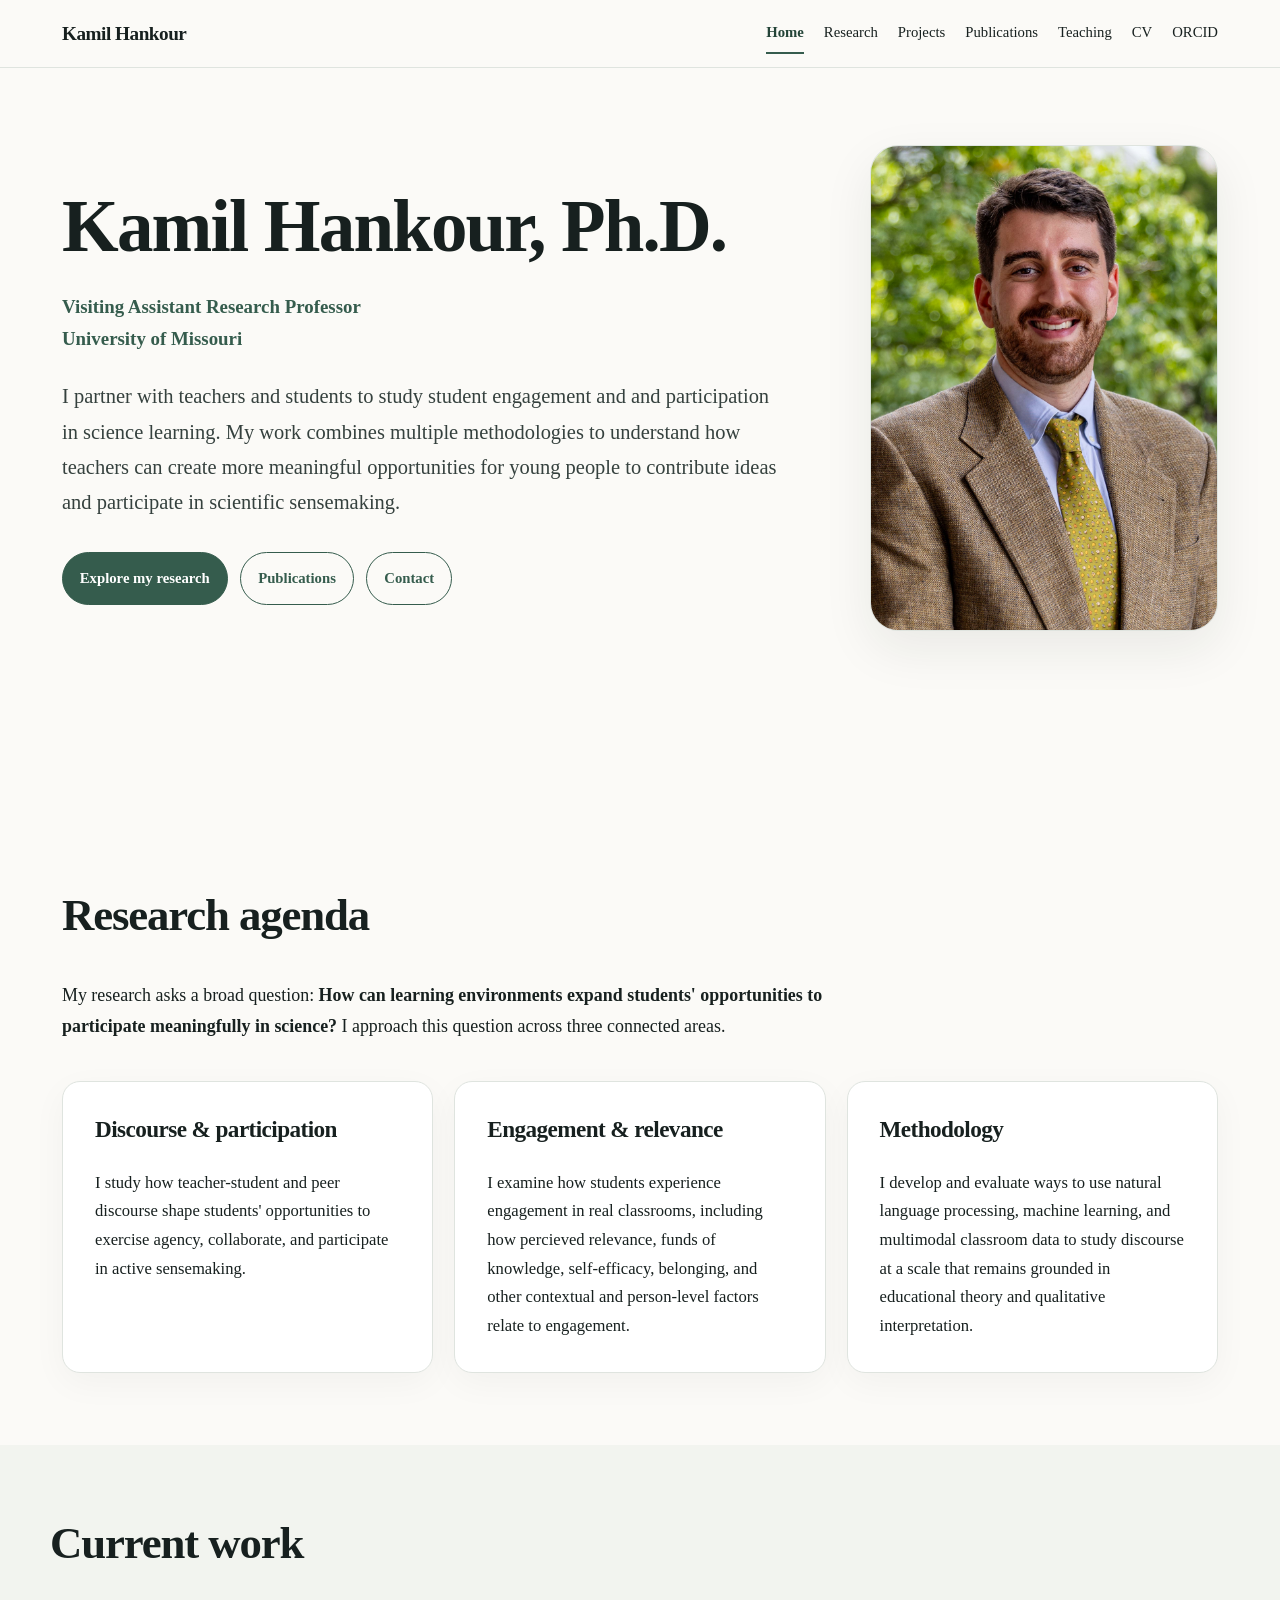
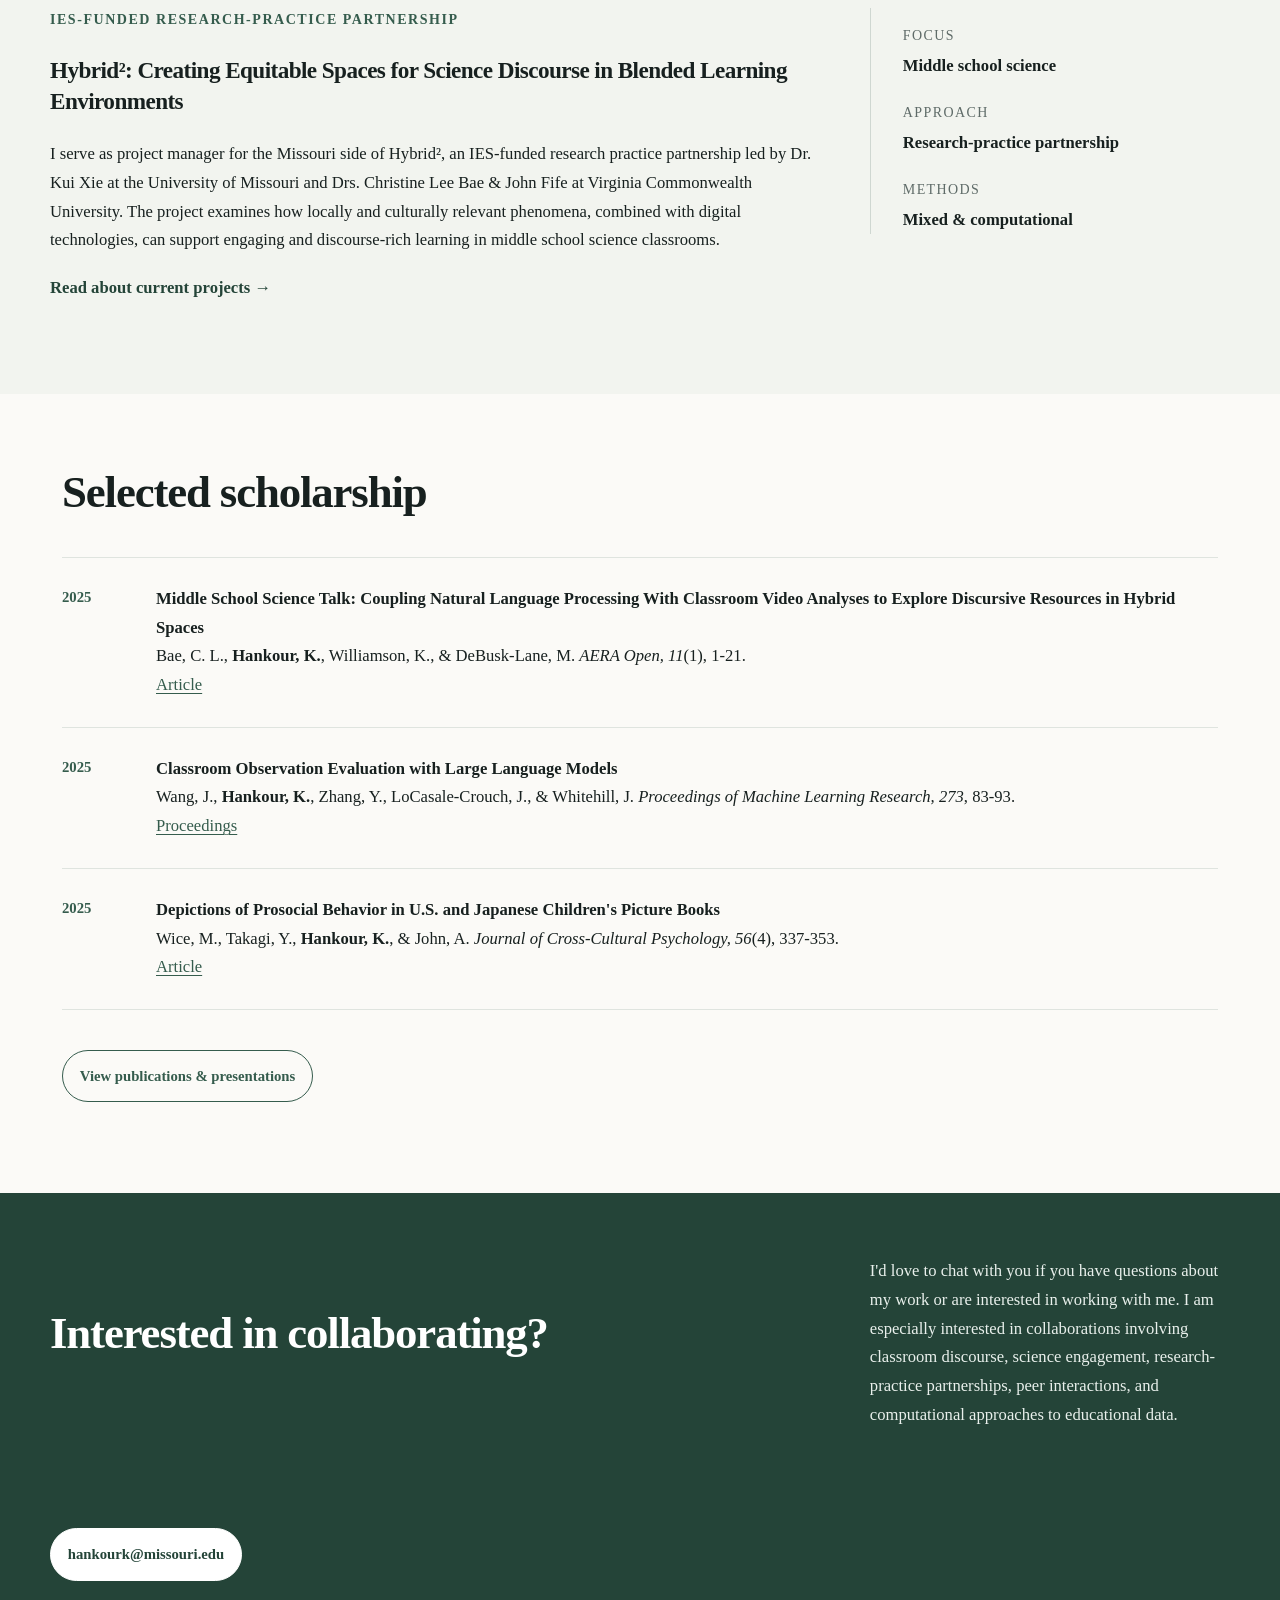
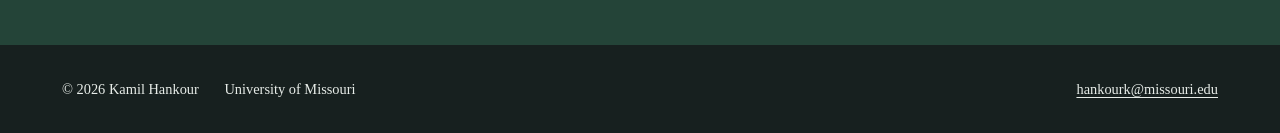
<file: index.html>
<!doctype html>
<html lang="en">
<head>
  <meta charset="utf-8">
  <meta name="viewport" content="width=device-width, initial-scale=1">
  <title>Kamil Hankour | Educational Psychology</title>
  <meta name="description" content="Kamil Hankour, educational psychologist studying classroom discourse, student engagement, science learning, and computational methods.">
  <meta name="author" content="Kamil Hankour">
  <meta name="theme-color" content="#355c4d">
  <link rel="icon" href="assets/favicon.svg" type="image/svg+xml">
  <link rel="stylesheet" href="styles.css">
  <script src="site.js" defer></script>
</head>
<body>
  <a class="skip-link" href="#main-content">Skip to content</a>
  <nav class="site-nav" aria-label="Main navigation">
  <div class="nav-inner">
    <a class="brand" href="index.html">Kamil Hankour</a>
    <button class="menu-toggle" type="button" aria-expanded="false" aria-controls="nav-links">Menu</button>
    <div class="nav-links" id="nav-links"><a href="index.html" aria-current="page">Home</a><a href="research.html">Research</a><a href="projects.html">Projects</a><a href="publications.html">Publications</a><a href="teaching.html">Teaching</a><a href="cv.html">CV</a><a href="https://orcid.org/0009-0002-6771-2873">ORCID</a></div>
  </div>
</nav>
  <main class="site-main home" id="main-content" tabindex="-1">
<div class="hero">
<div class="hero-copy">
<p class="eyebrow">
</p>
<h1 id="kamil-hankour-ph.d.">Kamil Hankour, Ph.D.</h1>
<p class="hero-role">
Visiting Assistant Research Professor<br>University of Missouri
</p>
<p class="hero-lede">
I partner with teachers and students to study student engagement and and participation in science learning. My work combines multiple methodologies to understand how teachers can create more meaningful opportunities for young people to contribute ideas and participate in scientific sensemaking.
</p>
<div class="button-row">
<p><a class="button primary" href="research.html">Explore my research</a> <a class="button secondary" href="publications.html">Publications</a> <a class="button secondary" href="mailto:hankourk@missouri.edu">Contact</a></p>
</div>
</div>
<div class="hero-mark">
<img src="images/330406a7-49c0-4e07-bbd1-af6830517649.jpg" alt="A picture of Kamil Hankour smiling" width="500">
</div>
<p>
</p>
</div>
</div>
<section id="research-agenda" class="section-wrap">
<h2>Research agenda</h2>
<p>My research asks a broad question: <strong>How can learning environments expand students' opportunities to participate meaningfully in science?</strong> I approach this question across three connected areas.</p>
<div class="card-grid">
<section id="discourse-participation" class="research-card">
<h3>Discourse &amp; participation</h3>
<p>I study how teacher-student and peer discourse shape students' opportunities to exercise agency, collaborate, and participate in active sensemaking.</p>
</section>
<section id="engagement-relevance" class="research-card">
<h3>Engagement &amp; relevance</h3>
<p>I examine how students experience engagement in real classrooms, including how percieved relevance, funds of knowledge, self-efficacy, belonging, and other contextual and person-level factors relate to engagement.</p>
</section>
<section id="computational-methods" class="research-card">
<h3>Methodology</h3>
<p>I develop and evaluate ways to use natural language processing, machine learning, and multimodal classroom data to study discourse at a scale that remains grounded in educational theory and qualitative interpretation.</p>
</section>
</div>
</section>
<section id="current-work" class="section-wrap alt">
<h2>Current work</h2>
<div class="project-feature">
<div>
<p class="eyebrow">
IES-funded research-practice partnership
</p>
<h3>
Hybrid²: Creating Equitable Spaces for Science Discourse in Blended Learning Environments
</h3>
<p>
I serve as project manager for the Missouri side of Hybrid², an IES-funded research practice partnership led by Dr. Kui Xie at the University of Missouri and Drs. Christine Lee Bae & John Fife at Virginia Commonwealth University. The project examines how locally and culturally relevant phenomena, combined with digital technologies, can support engaging and discourse-rich learning in middle school science classrooms.
</p>
<p><a class="text-link" href="projects.html">Read about current projects →</a></p>
</div>
<div class="project-stat">
<p><span>Focus</span> <strong>Middle school science</strong> <span>Approach</span> <strong>Research-practice partnership</strong> <span>Methods</span> <strong>Mixed &amp; computational</strong></p>
</div>
</div>
</section>
<section id="selected-scholarship" class="section-wrap">
<h2>Selected scholarship</h2>
<div class="pub-list">
<div class="pub-item">
<span class="pub-year">2025</span>
<div>
<p><strong>Middle School Science Talk: Coupling Natural Language Processing With Classroom Video Analyses to Explore Discursive Resources in Hybrid Spaces</strong><br />
Bae, C. L., <strong>Hankour, K.</strong>, Williamson, K., &amp; DeBusk-Lane, M. <em>AERA Open, 11</em>(1), 1-21.<br />
<a href="https://doi.org/10.1177/23328584251371049">Article</a></p>
</div>
</div>
<div class="pub-item">
<span class="pub-year">2025</span>
<div>
<p><strong>Classroom Observation Evaluation with Large Language Models</strong><br />
Wang, J., <strong>Hankour, K.</strong>, Zhang, Y., LoCasale-Crouch, J., &amp; Whitehill, J. <em>Proceedings of Machine Learning Research, 273</em>, 83-93.<br />
<a href="https://proceedings.mlr.press/v273/wang25a.html">Proceedings</a></p>
</div>
</div>
<div class="pub-item">
<span class="pub-year">2025</span>
<div>
<p><strong>Depictions of Prosocial Behavior in U.S. and Japanese Children's Picture Books</strong><br />
Wice, M., Takagi, Y., <strong>Hankour, K.</strong>, &amp; John, A. <em>Journal of Cross-Cultural Psychology, 56</em>(4), 337-353.<br />
<a href="https://doi.org/10.1177/00220221241283918">Article</a></p>
</div>
</div>
</div>
<p><a class="button secondary" href="publications.html">View publications &amp; presentations</a></p>
</section>
<div class="contact-band">
<h2 id="interested-in-collaborating">Interested in collaborating?</h2>
<p> I'd love to chat with you if you have questions about my work or are interested in working with me. I am especially interested in collaborations involving classroom discourse, science engagement, research-practice partnerships, peer interactions, and computational approaches to educational data.</p>
<div class="button-row">
<p><a class="button light" href="mailto:hankourk@missouri.edu">hankourk@missouri.edu</a></p>
</div>
</div>

  </main>
  <footer class="site-footer">
    <div><span>© 2026 Kamil Hankour</span><span>University of Missouri</span></div>
    <a href="mailto:hankourk@missouri.edu">hankourk@missouri.edu</a>
  </footer>
</body>
</html>
</file>
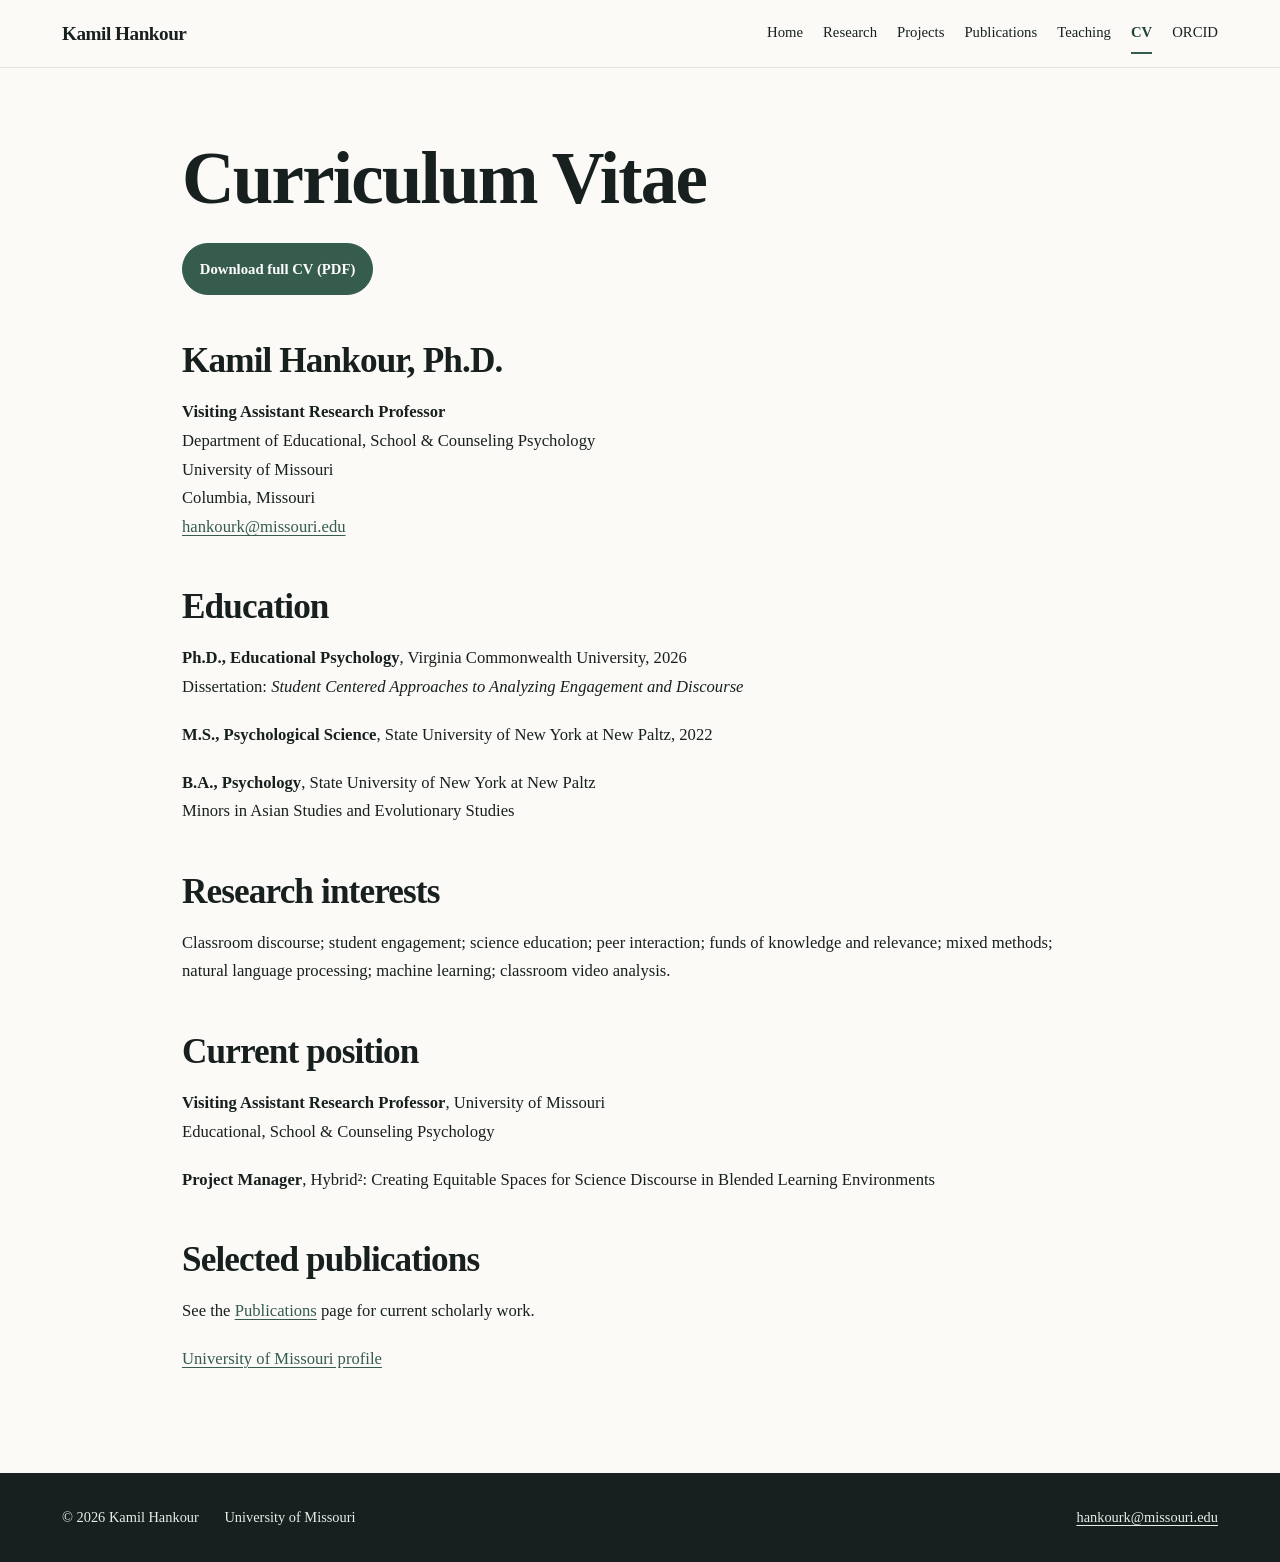
<file: cv.html>
<!doctype html>
<html lang="en">
<head>
  <meta charset="utf-8">
  <meta name="viewport" content="width=device-width, initial-scale=1">
  <title>Curriculum Vitae | Kamil Hankour</title>
  <meta name="description" content="Education, current appointment, and downloadable curriculum vitae for Kamil Hankour, University of Missouri.">
  <meta name="author" content="Kamil Hankour">
  <meta name="theme-color" content="#355c4d">
  <link rel="icon" href="assets/favicon.svg" type="image/svg+xml">
  <link rel="stylesheet" href="styles.css">
  <script src="site.js" defer></script>
</head>
<body>
  <a class="skip-link" href="#main-content">Skip to content</a>
  <nav class="site-nav" aria-label="Main navigation">
  <div class="nav-inner">
    <a class="brand" href="index.html">Kamil Hankour</a>
    <button class="menu-toggle" type="button" aria-expanded="false" aria-controls="nav-links">Menu</button>
    <div class="nav-links" id="nav-links"><a href="index.html">Home</a><a href="research.html">Research</a><a href="projects.html">Projects</a><a href="publications.html">Publications</a><a href="teaching.html">Teaching</a><a href="cv.html" aria-current="page">CV</a><a href="https://orcid.org/0009-0002-6771-2873">ORCID</a></div>
  </div>
</nav>
  <main class="site-main" id="main-content" tabindex="-1">
<h1 id="curriculum-vitae">Curriculum Vitae</h1>
<p>
<a class="button primary" href="assets/Kamil_Hankour_CV.pdf" download="Kamil_Hankour_CV.pdf">Download full CV (PDF)</a>
</p>
<h2 id="kamil-hankour-ph.d.">Kamil Hankour, Ph.D.</h2>
<p><strong>Visiting Assistant Research Professor</strong><br />
Department of Educational, School &amp; Counseling Psychology<br />
University of Missouri<br />
Columbia, Missouri<br />
<a href="mailto:hankourk@missouri.edu">hankourk@missouri.edu</a></p>
<h2 id="education">Education</h2>
<p><strong>Ph.D., Educational Psychology</strong>, Virginia Commonwealth University, 2026<br />
Dissertation: <em>Student Centered Approaches to Analyzing Engagement and Discourse</em></p>
<p><strong>M.S., Psychological Science</strong>, State University of New York at New Paltz, 2022</p>
<p><strong>B.A., Psychology</strong>, State University of New York at New Paltz<br />
Minors in Asian Studies and Evolutionary Studies</p>
<h2 id="research-interests">Research interests</h2>
<p>Classroom discourse; student engagement; science education; peer interaction; funds of knowledge and relevance; mixed methods; natural language processing; machine learning; classroom video analysis.</p>
<h2 id="current-position">Current position</h2>
<p><strong>Visiting Assistant Research Professor</strong>, University of Missouri<br />
Educational, School &amp; Counseling Psychology</p>
<p><strong>Project Manager</strong>, Hybrid²: Creating Equitable Spaces for Science Discourse in Blended Learning Environments</p>
<h2 id="selected-publications">Selected publications</h2>
<p>See the <a href="publications.html">Publications</a> page for current scholarly work.</p>
<p><a href="https://cehd.missouri.edu/person/kamil-hankour/">University of Missouri profile</a></p>

  </main>
  <footer class="site-footer">
    <div><span>© 2026 Kamil Hankour</span><span>University of Missouri</span></div>
    <a href="mailto:hankourk@missouri.edu">hankourk@missouri.edu</a>
  </footer>
</body>
</html>
</file>
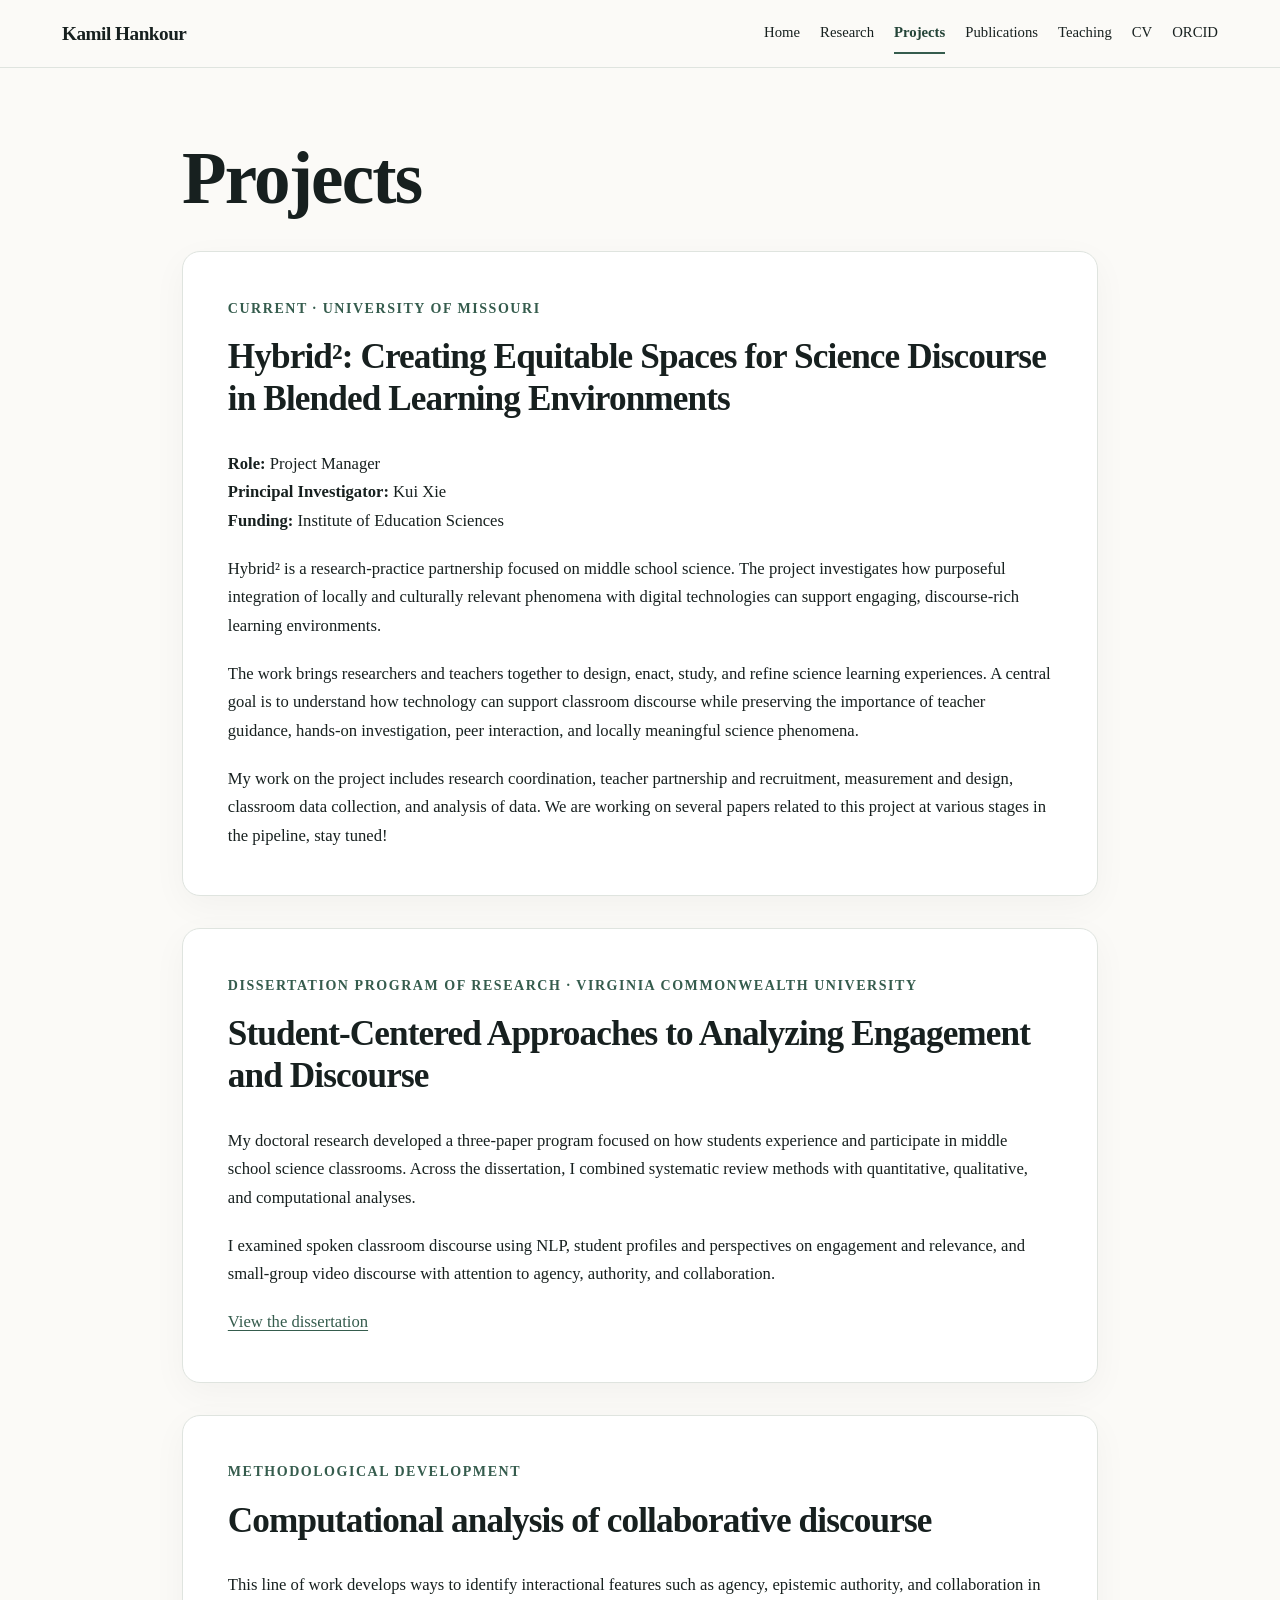
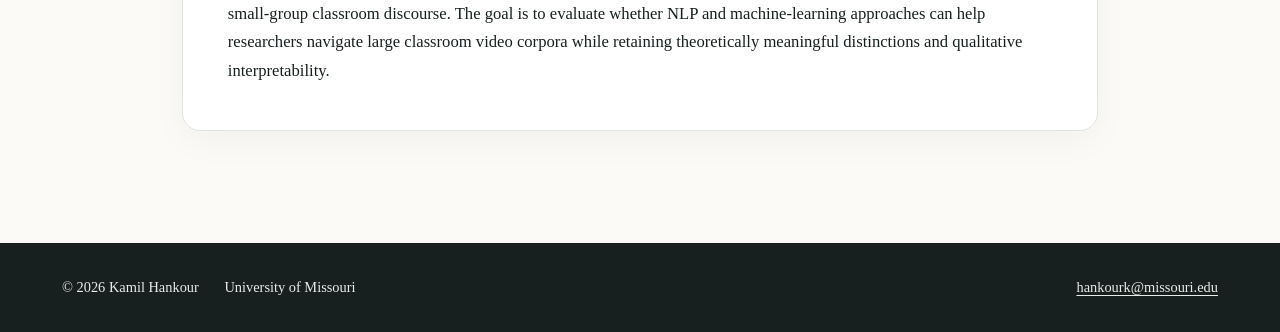
<file: projects.html>
<!doctype html>
<html lang="en">
<head>
  <meta charset="utf-8">
  <meta name="viewport" content="width=device-width, initial-scale=1">
  <title>Projects | Kamil Hankour</title>
  <meta name="description" content="Hybrid² and research projects on science discourse, student engagement, technology, and classroom interaction.">
  <meta name="author" content="Kamil Hankour">
  <meta name="theme-color" content="#355c4d">
  <link rel="icon" href="assets/favicon.svg" type="image/svg+xml">
  <link rel="stylesheet" href="styles.css">
  <script src="site.js" defer></script>
</head>
<body>
  <a class="skip-link" href="#main-content">Skip to content</a>
  <nav class="site-nav" aria-label="Main navigation">
  <div class="nav-inner">
    <a class="brand" href="index.html">Kamil Hankour</a>
    <button class="menu-toggle" type="button" aria-expanded="false" aria-controls="nav-links">Menu</button>
    <div class="nav-links" id="nav-links"><a href="index.html">Home</a><a href="research.html">Research</a><a href="projects.html" aria-current="page">Projects</a><a href="publications.html">Publications</a><a href="teaching.html">Teaching</a><a href="cv.html">CV</a><a href="https://orcid.org/0009-0002-6771-2873">ORCID</a></div>
  </div>
</nav>
  <main class="site-main" id="main-content" tabindex="-1">
<h1 id="projects">Projects</h1>
<div class="project-page-card">
<p class="eyebrow">
Current · University of Missouri
</p>
<h2 id="hybrid²-creating-equitable-spaces-for-science-discourse-in-blended-learning-environments">Hybrid²: Creating Equitable Spaces for Science Discourse in Blended Learning Environments</h2>
<p><strong>Role:</strong> Project Manager<br />
<strong>Principal Investigator:</strong> Kui Xie<br />
<strong>Funding:</strong> Institute of Education Sciences</p>
<p>Hybrid² is a research-practice partnership focused on middle school science. The project investigates how purposeful integration of locally and culturally relevant phenomena with digital technologies can support engaging, discourse-rich learning environments.</p>
<p>The work brings researchers and teachers together to design, enact, study, and refine science learning experiences. A central goal is to understand how technology can support classroom discourse while preserving the importance of teacher guidance, hands-on investigation, peer interaction, and locally meaningful science phenomena.</p>
<p>My work on the project includes research coordination, teacher partnership and recruitment, measurement and design, classroom data collection, and analysis of data. We are working on several papers related to this project at various stages in the pipeline, stay tuned!</p>
</div>
<div class="project-page-card">
<p class="eyebrow">
Dissertation program of research · Virginia Commonwealth University
</p>
<h2 id="student-centered-approaches-to-analyzing-engagement-and-discourse">Student-Centered Approaches to Analyzing Engagement and Discourse</h2>
<p>My doctoral research developed a three-paper program focused on how students experience and participate in middle school science classrooms. Across the dissertation, I combined systematic review methods with quantitative, qualitative, and computational analyses.</p>
<p>I examined spoken classroom discourse using NLP, student profiles and perspectives on engagement and relevance, and small-group video discourse with attention to agency, authority, and collaboration.</p>
<p><a href="https://scholarscompass.vcu.edu/etd/8302/">View the dissertation</a></p>
</div>
<div class="project-page-card">
<p class="eyebrow">
Methodological development
</p>
<h2 id="computational-analysis-of-collaborative-discourse">Computational analysis of collaborative discourse</h2>
<p>This line of work develops ways to identify interactional features such as agency, epistemic authority, and collaboration in small-group classroom discourse. The goal is to evaluate whether NLP and machine-learning approaches can help researchers navigate large classroom video corpora while retaining theoretically meaningful distinctions and qualitative interpretability.</p>
</div>

  </main>
  <footer class="site-footer">
    <div><span>© 2026 Kamil Hankour</span><span>University of Missouri</span></div>
    <a href="mailto:hankourk@missouri.edu">hankourk@missouri.edu</a>
  </footer>
</body>
</html>
</file>
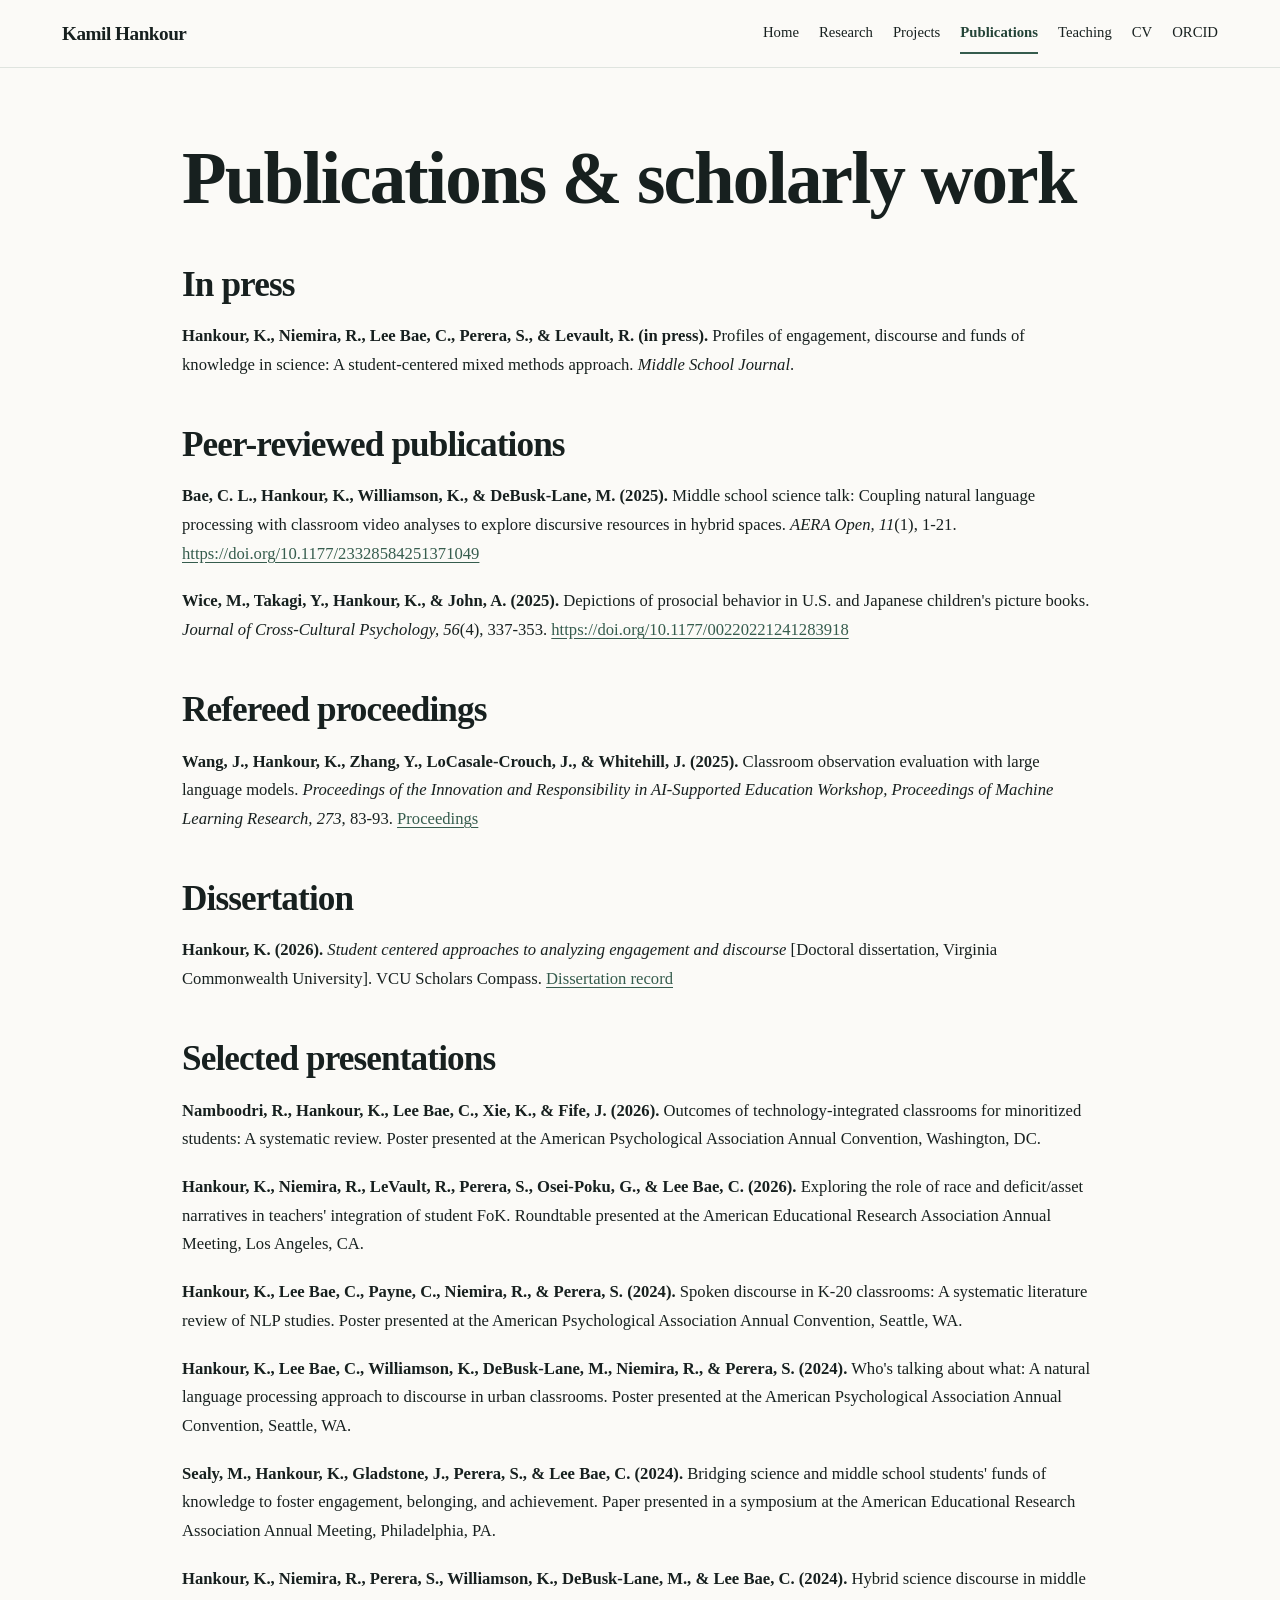
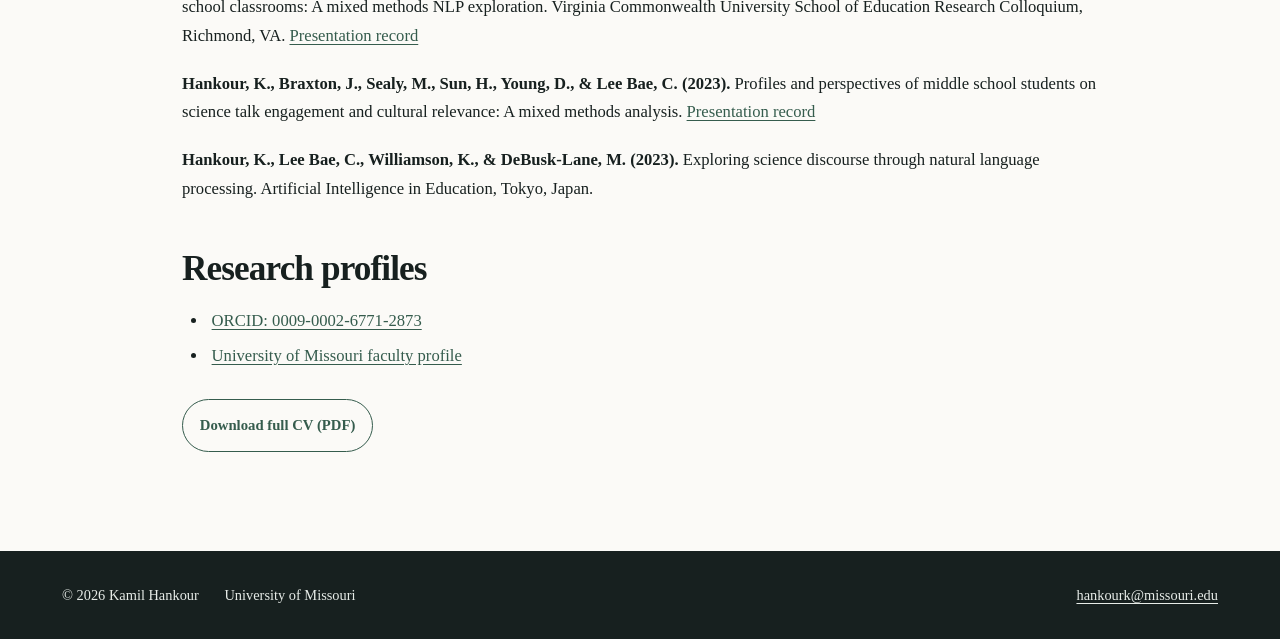
<file: publications.html>
<!doctype html>
<html lang="en">
<head>
  <meta charset="utf-8">
  <meta name="viewport" content="width=device-width, initial-scale=1">
  <title>Publications | Kamil Hankour</title>
  <meta name="description" content="Publications, refereed proceedings, dissertation, and selected presentations by Kamil Hankour.">
  <meta name="author" content="Kamil Hankour">
  <meta name="theme-color" content="#355c4d">
  <link rel="icon" href="assets/favicon.svg" type="image/svg+xml">
  <link rel="stylesheet" href="styles.css">
  <script src="site.js" defer></script>
</head>
<body>
  <a class="skip-link" href="#main-content">Skip to content</a>
  <nav class="site-nav" aria-label="Main navigation">
  <div class="nav-inner">
    <a class="brand" href="index.html">Kamil Hankour</a>
    <button class="menu-toggle" type="button" aria-expanded="false" aria-controls="nav-links">Menu</button>
    <div class="nav-links" id="nav-links"><a href="index.html">Home</a><a href="research.html">Research</a><a href="projects.html">Projects</a><a href="publications.html" aria-current="page">Publications</a><a href="teaching.html">Teaching</a><a href="cv.html">CV</a><a href="https://orcid.org/0009-0002-6771-2873">ORCID</a></div>
  </div>
</nav>
  <main class="site-main" id="main-content" tabindex="-1">
<h1 id="publications-scholarly-work">Publications &amp; scholarly work</h1>
<h2 id="in-press">In press</h2>
<p><strong>Hankour, K., Niemira, R., Lee Bae, C., Perera, S., &amp; Levault, R. (in press).</strong> Profiles of engagement, discourse and funds of knowledge in science: A student-centered mixed methods approach. <em>Middle School Journal</em>.</p>
<h2 id="peer-reviewed-publications">Peer-reviewed publications</h2>
<p><strong>Bae, C. L., Hankour, K., Williamson, K., &amp; DeBusk-Lane, M. (2025).</strong> Middle school science talk: Coupling natural language processing with classroom video analyses to explore discursive resources in hybrid spaces. <em>AERA Open, 11</em>(1), 1-21. <a href="https://doi.org/10.1177/23328584251371049">https://doi.org/10.1177/23328584251371049</a></p>
<p><strong>Wice, M., Takagi, Y., Hankour, K., &amp; John, A. (2025).</strong> Depictions of prosocial behavior in U.S. and Japanese children's picture books. <em>Journal of Cross-Cultural Psychology, 56</em>(4), 337-353. <a href="https://doi.org/10.1177/00220221241283918">https://doi.org/10.1177/00220221241283918</a></p>
<h2 id="refereed-proceedings">Refereed proceedings</h2>
<p><strong>Wang, J., Hankour, K., Zhang, Y., LoCasale-Crouch, J., &amp; Whitehill, J. (2025).</strong> Classroom observation evaluation with large language models. <em>Proceedings of the Innovation and Responsibility in AI-Supported Education Workshop, Proceedings of Machine Learning Research, 273</em>, 83-93. <a href="https://proceedings.mlr.press/v273/wang25a.html">Proceedings</a></p>
<h2 id="dissertation">Dissertation</h2>
<p><strong>Hankour, K. (2026).</strong> <em>Student centered approaches to analyzing engagement and discourse</em> [Doctoral dissertation, Virginia Commonwealth University]. VCU Scholars Compass. <a href="https://scholarscompass.vcu.edu/etd/8302/">Dissertation record</a></p>
<h2 id="selected-presentations">Selected presentations</h2>
<p><strong>Namboodri, R., Hankour, K., Lee Bae, C., Xie, K., &amp; Fife, J. (2026).</strong> Outcomes of technology-integrated classrooms for minoritized students: A systematic review. Poster presented at the American Psychological Association Annual Convention, Washington, DC.</p>
<p><strong>Hankour, K., Niemira, R., LeVault, R., Perera, S., Osei-Poku, G., &amp; Lee Bae, C. (2026).</strong> Exploring the role of race and deficit/asset narratives in teachers' integration of student FoK. Roundtable presented at the American Educational Research Association Annual Meeting, Los Angeles, CA.</p>
<p><strong>Hankour, K., Lee Bae, C., Payne, C., Niemira, R., &amp; Perera, S. (2024).</strong> Spoken discourse in K-20 classrooms: A systematic literature review of NLP studies. Poster presented at the American Psychological Association Annual Convention, Seattle, WA.</p>
<p><strong>Hankour, K., Lee Bae, C., Williamson, K., DeBusk-Lane, M., Niemira, R., &amp; Perera, S. (2024).</strong> Who's talking about what: A natural language processing approach to discourse in urban classrooms. Poster presented at the American Psychological Association Annual Convention, Seattle, WA.</p>
<p><strong>Sealy, M., Hankour, K., Gladstone, J., Perera, S., &amp; Lee Bae, C. (2024).</strong> Bridging science and middle school students' funds of knowledge to foster engagement, belonging, and achievement. Paper presented in a symposium at the American Educational Research Association Annual Meeting, Philadelphia, PA.</p>
<p><strong>Hankour, K., Niemira, R., Perera, S., Williamson, K., DeBusk-Lane, M., &amp; Lee Bae, C. (2024).</strong> Hybrid science discourse in middle school classrooms: A mixed methods NLP exploration. Virginia Commonwealth University School of Education Research Colloquium, Richmond, VA. <a href="https://scholarscompass.vcu.edu/education_grad/3/">Presentation record</a></p>
<p><strong>Hankour, K., Braxton, J., Sealy, M., Sun, H., Young, D., &amp; Lee Bae, C. (2023).</strong> Profiles and perspectives of middle school students on science talk engagement and cultural relevance: A mixed methods analysis. <a href="https://scholarscompass.vcu.edu/education_grad/4/">Presentation record</a></p>
<p><strong>Hankour, K., Lee Bae, C., Williamson, K., &amp; DeBusk-Lane, M. (2023).</strong> Exploring science discourse through natural language processing. Artificial Intelligence in Education, Tokyo, Japan.</p>
<h2 id="research-profiles">Research profiles</h2>
<ul>
<li><a href="https://orcid.org/0009-0002-6771-2873">ORCID: 0009-0002-6771-2873</a></li>
<li><a href="https://cehd.missouri.edu/person/kamil-hankour/">University of Missouri faculty profile</a></li>
</ul>
<p>
<a class="button secondary" href="assets/Kamil_Hankour_CV.pdf" download="Kamil_Hankour_CV.pdf">Download full CV (PDF)</a>
</p>

  </main>
  <footer class="site-footer">
    <div><span>© 2026 Kamil Hankour</span><span>University of Missouri</span></div>
    <a href="mailto:hankourk@missouri.edu">hankourk@missouri.edu</a>
  </footer>
</body>
</html>
</file>
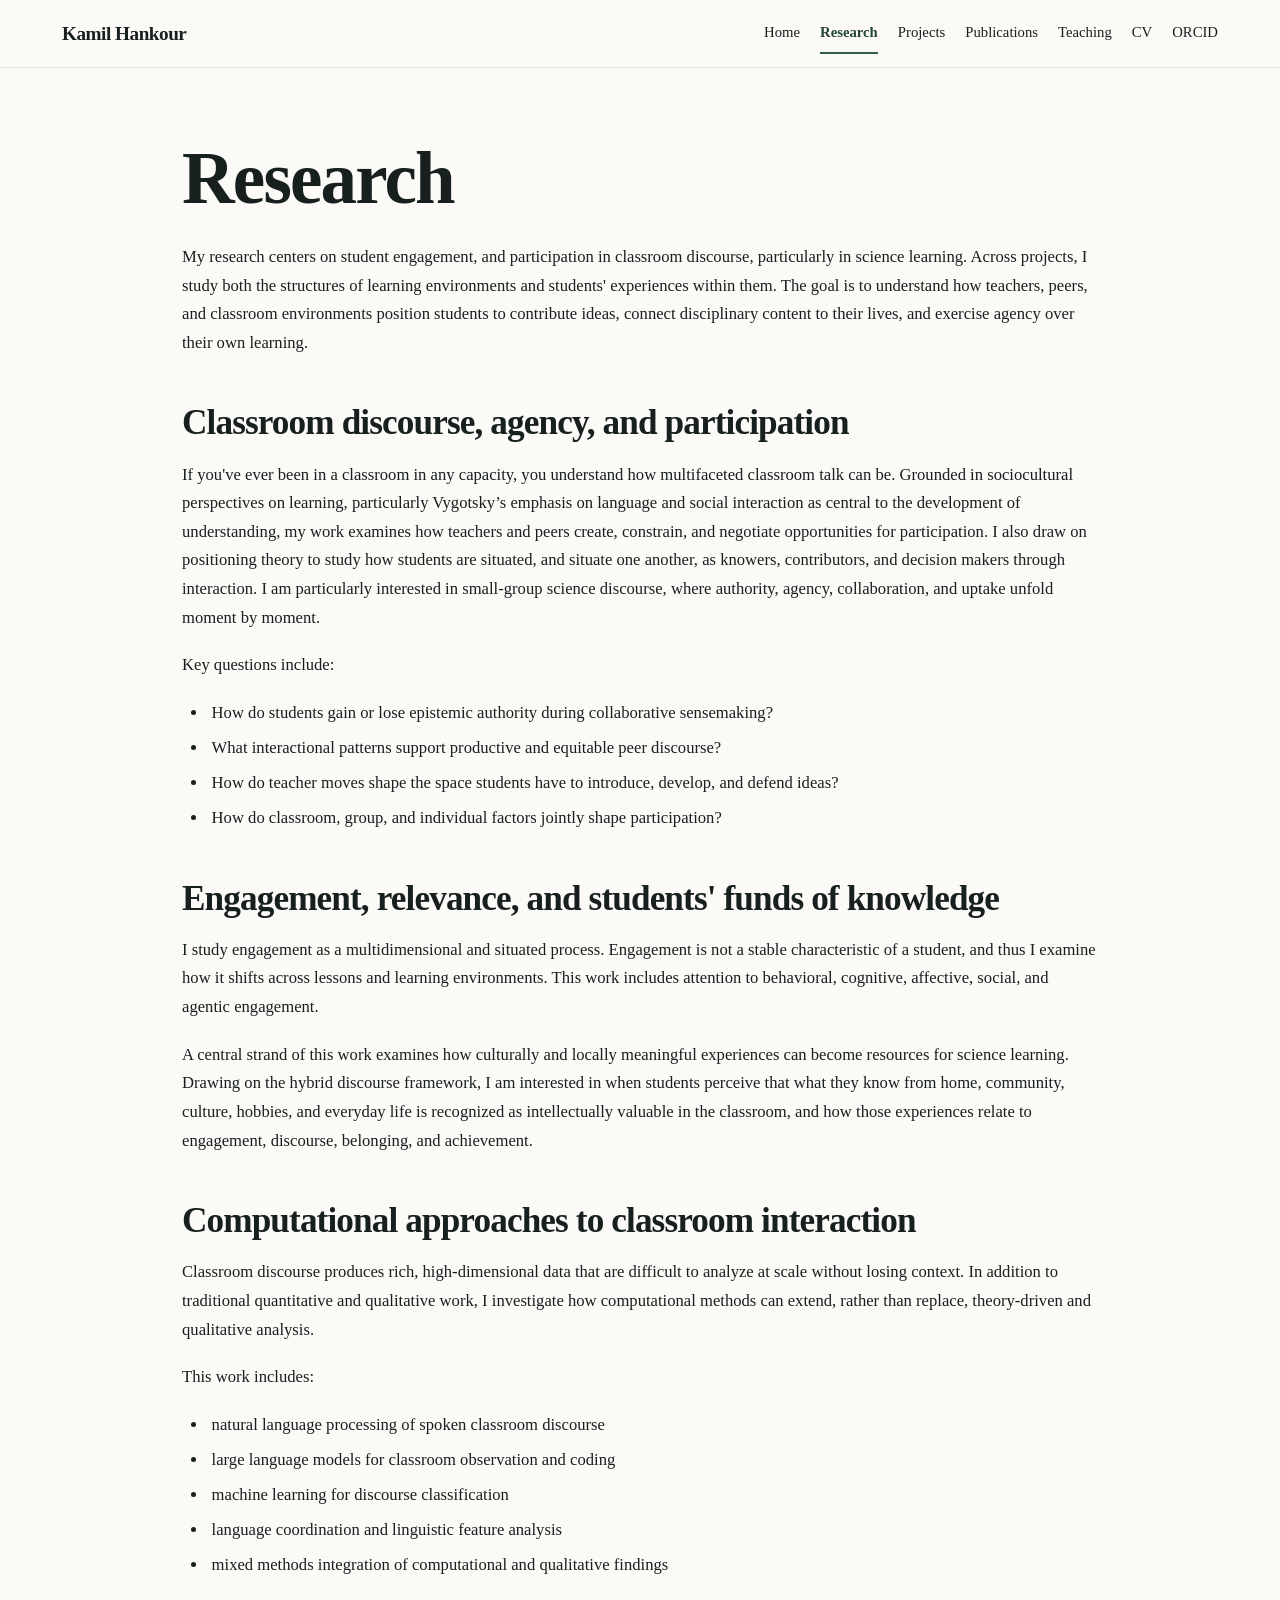
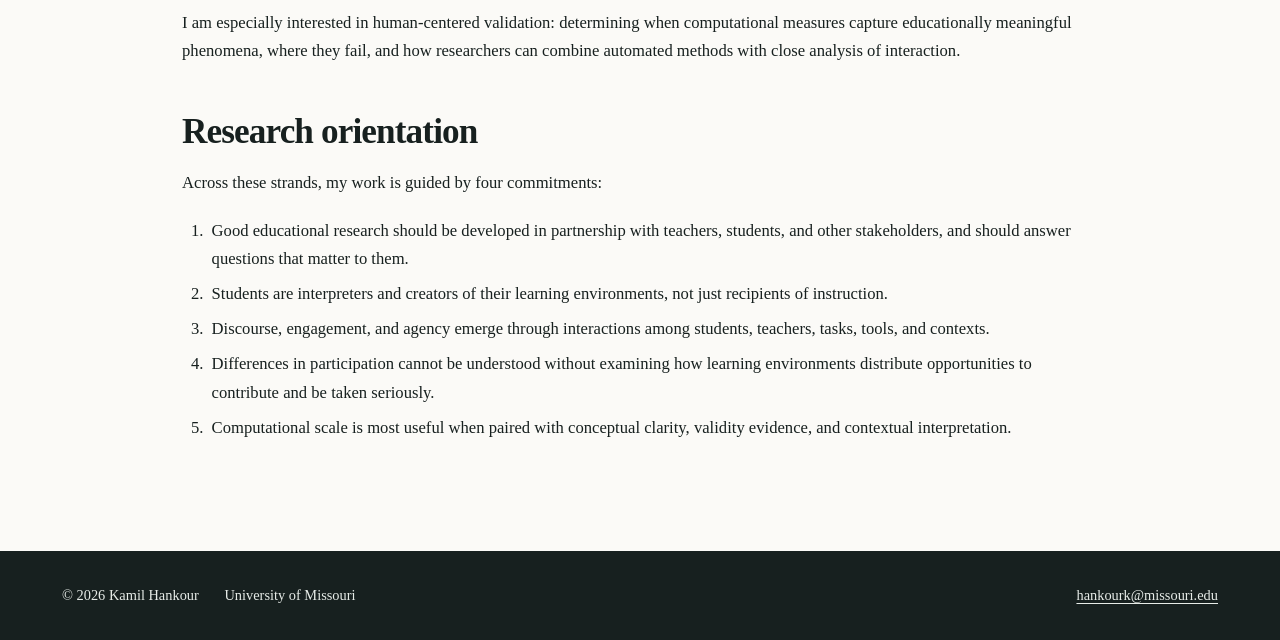
<file: research.html>
<!doctype html>
<html lang="en">
<head>
  <meta charset="utf-8">
  <meta name="viewport" content="width=device-width, initial-scale=1">
  <title>Research | Kamil Hankour</title>
  <meta name="description" content="Research on classroom discourse, student engagement, relevance, and computational approaches to educational research.">
  <meta name="author" content="Kamil Hankour">
  <meta name="theme-color" content="#355c4d">
  <link rel="icon" href="assets/favicon.svg" type="image/svg+xml">
  <link rel="stylesheet" href="styles.css">
  <script src="site.js" defer></script>
</head>
<body>
  <a class="skip-link" href="#main-content">Skip to content</a>
  <nav class="site-nav" aria-label="Main navigation">
  <div class="nav-inner">
    <a class="brand" href="index.html">Kamil Hankour</a>
    <button class="menu-toggle" type="button" aria-expanded="false" aria-controls="nav-links">Menu</button>
    <div class="nav-links" id="nav-links"><a href="index.html">Home</a><a href="research.html" aria-current="page">Research</a><a href="projects.html">Projects</a><a href="publications.html">Publications</a><a href="teaching.html">Teaching</a><a href="cv.html">CV</a><a href="https://orcid.org/0009-0002-6771-2873">ORCID</a></div>
  </div>
</nav>
  <main class="site-main" id="main-content" tabindex="-1">
<h1 id="research">Research</h1>
<p>My research centers on student engagement, and participation in classroom discourse, particularly in science learning. Across projects, I study both the structures of learning environments and students' experiences within them. The goal is to understand how teachers, peers, and classroom environments position students to contribute ideas, connect disciplinary content to their lives, and exercise agency over their own learning.</p>
<h2 id="classroom-discourse-agency-and-participation">Classroom discourse, agency, and participation</h2>
<p>If you've ever been in a classroom in any capacity, you understand how multifaceted classroom talk can be. Grounded in sociocultural perspectives on learning, particularly Vygotsky’s emphasis on language and social interaction as central to the development of understanding, my work examines how teachers and peers create, constrain, and negotiate opportunities for participation. I also draw on positioning theory to study how students are situated, and situate one another, as knowers, contributors, and decision makers through interaction. I am particularly interested in small-group science discourse, where authority, agency, collaboration, and uptake unfold moment by moment.</p>
<p>Key questions include:</p>
<ul>
<li>How do students gain or lose epistemic authority during collaborative sensemaking?</li>
<li>What interactional patterns support productive and equitable peer discourse?</li>
<li>How do teacher moves shape the space students have to introduce, develop, and defend ideas?</li>
<li>How do classroom, group, and individual factors jointly shape participation?</li>
</ul>
<h2 id="engagement-relevance-and-students-funds-of-knowledge">Engagement, relevance, and students' funds of knowledge</h2>
<p>I study engagement as a multidimensional and situated process. Engagement is not a stable characteristic of a student, and thus I examine how it shifts across lessons and learning environments. This work includes attention to behavioral, cognitive, affective, social, and agentic engagement. </p>
<p>A central strand of this work examines how culturally and locally meaningful experiences can become resources for science learning. Drawing on the hybrid discourse framework, I am interested in when students perceive that what they know from home, community, culture, hobbies, and everyday life is recognized as intellectually valuable in the classroom, and how those experiences relate to engagement, discourse, belonging, and achievement.</p>
<h2 id="computational-approaches-to-classroom-interaction">Computational approaches to classroom interaction</h2>
<p>Classroom discourse produces rich, high-dimensional data that are difficult to analyze at scale without losing context. In addition to traditional quantitative and qualitative work, I investigate how computational methods can extend, rather than replace, theory-driven and qualitative analysis.</p>
<p>This work includes:</p>
<ul>
<li>natural language processing of spoken classroom discourse</li>
<li>large language models for classroom observation and coding</li>
<li>machine learning for discourse classification</li>
<li>language coordination and linguistic feature analysis</li>
<li>mixed methods integration of computational and qualitative findings</li>
</ul>
<p>I am especially interested in human-centered validation: determining when computational measures capture educationally meaningful phenomena, where they fail, and how researchers can combine automated methods with close analysis of interaction.</p>
<h2 id="research-orientation">Research orientation</h2>
<p>Across these strands, my work is guided by four commitments:</p>
<ol type="1">
<li>Good educational research should be developed in partnership with teachers, students, and other stakeholders, and should answer questions that matter to them.</li>
<li>Students are interpreters and creators of their learning environments, not just recipients of instruction.</li>
<li>Discourse, engagement, and agency emerge through interactions among students, teachers, tasks, tools, and contexts.</li>
<li>Differences in participation cannot be understood without examining how learning environments distribute opportunities to contribute and be taken seriously.</li>
<li>Computational scale is most useful when paired with conceptual clarity, validity evidence, and contextual interpretation.</li>
</ol>

  </main>
  <footer class="site-footer">
    <div><span>© 2026 Kamil Hankour</span><span>University of Missouri</span></div>
    <a href="mailto:hankourk@missouri.edu">hankourk@missouri.edu</a>
  </footer>
</body>
</html>
</file>
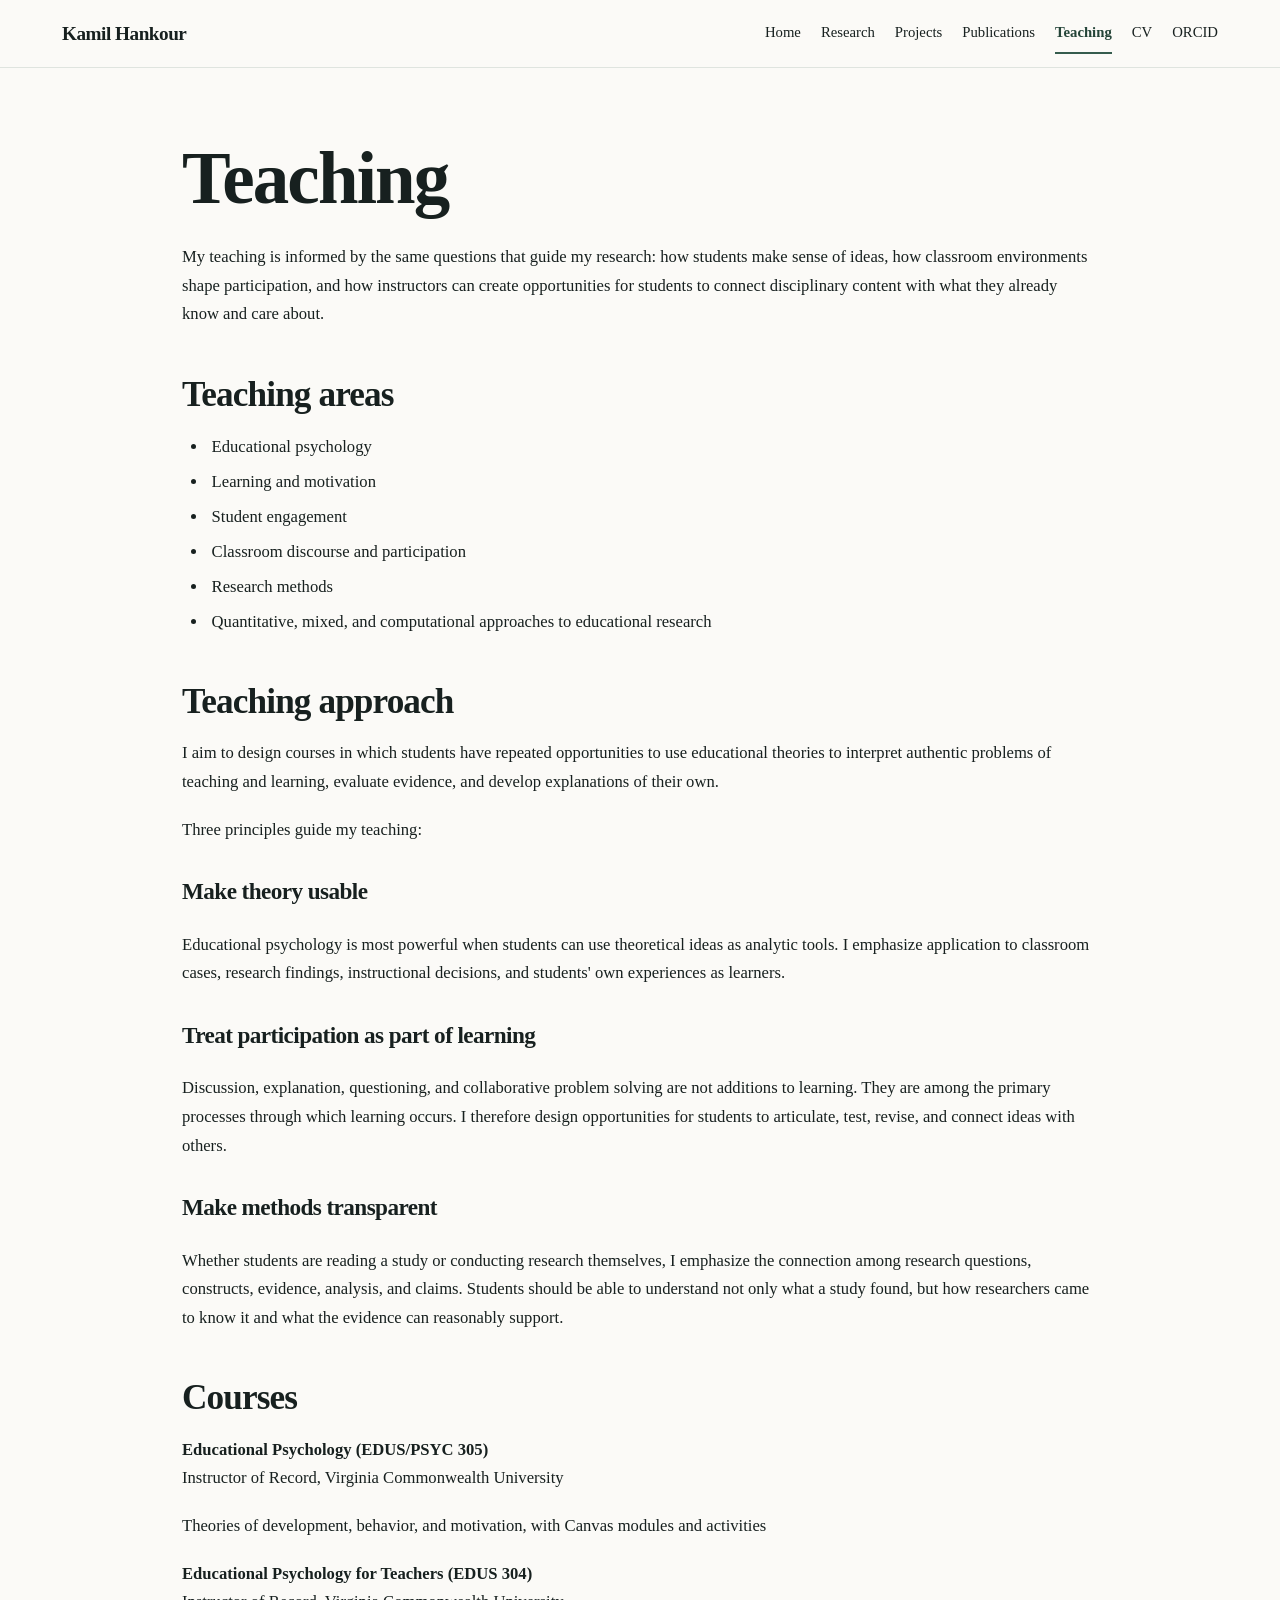
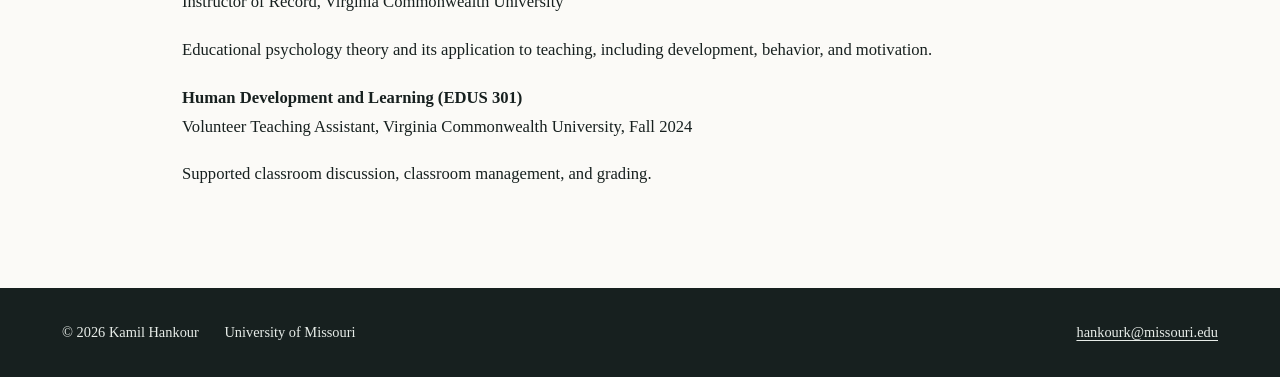
<file: teaching.html>
<!doctype html>
<html lang="en">
<head>
  <meta charset="utf-8">
  <meta name="viewport" content="width=device-width, initial-scale=1">
  <title>Teaching | Kamil Hankour</title>
  <meta name="description" content="Teaching in educational psychology, learning and motivation, and research methods.">
  <meta name="author" content="Kamil Hankour">
  <meta name="theme-color" content="#355c4d">
  <link rel="icon" href="assets/favicon.svg" type="image/svg+xml">
  <link rel="stylesheet" href="styles.css">
  <script src="site.js" defer></script>
</head>
<body>
  <a class="skip-link" href="#main-content">Skip to content</a>
  <nav class="site-nav" aria-label="Main navigation">
  <div class="nav-inner">
    <a class="brand" href="index.html">Kamil Hankour</a>
    <button class="menu-toggle" type="button" aria-expanded="false" aria-controls="nav-links">Menu</button>
    <div class="nav-links" id="nav-links"><a href="index.html">Home</a><a href="research.html">Research</a><a href="projects.html">Projects</a><a href="publications.html">Publications</a><a href="teaching.html" aria-current="page">Teaching</a><a href="cv.html">CV</a><a href="https://orcid.org/0009-0002-6771-2873">ORCID</a></div>
  </div>
</nav>
  <main class="site-main" id="main-content" tabindex="-1">
<h1 id="teaching">Teaching</h1>
<p>My teaching is informed by the same questions that guide my research: how students make sense of ideas, how classroom environments shape participation, and how instructors can create opportunities for students to connect disciplinary content with what they already know and care about.</p>
<h2 id="teaching-areas">Teaching areas</h2>
<ul>
<li>Educational psychology</li>
<li>Learning and motivation</li>
<li>Student engagement</li>
<li>Classroom discourse and participation</li>
<li>Research methods</li>
<li>Quantitative, mixed, and computational approaches to educational research</li>
</ul>
<h2 id="teaching-approach">Teaching approach</h2>
<p>I aim to design courses in which students have repeated opportunities to use educational theories to interpret authentic problems of teaching and learning, evaluate evidence, and develop explanations of their own.</p>
<p>Three principles guide my teaching:</p>
<h3 id="make-theory-usable">Make theory usable</h3>
<p>Educational psychology is most powerful when students can use theoretical ideas as analytic tools. I emphasize application to classroom cases, research findings, instructional decisions, and students' own experiences as learners.</p>
<h3 id="treat-participation-as-part-of-learning">Treat participation as part of learning</h3>
<p>Discussion, explanation, questioning, and collaborative problem solving are not additions to learning. They are among the primary processes through which learning occurs. I therefore design opportunities for students to articulate, test, revise, and connect ideas with others.</p>
<h3 id="make-methods-transparent">Make methods transparent</h3>
<p>Whether students are reading a study or conducting research themselves, I emphasize the connection among research questions, constructs, evidence, analysis, and claims. Students should be able to understand not only what a study found, but how researchers came to know it and what the evidence can reasonably support.</p>
<h2 id="courses">Courses</h2>
<p><strong>Educational Psychology (EDUS/PSYC 305)</strong><br />
Instructor of Record, Virginia Commonwealth University</p>
<p>Theories of development, behavior, and motivation, with Canvas modules and activities</p>
<p><strong>Educational Psychology for Teachers (EDUS 304)</strong><br />
Instructor of Record, Virginia Commonwealth University</p>
<p>Educational psychology theory and its application to teaching, including development, behavior, and motivation. </p>
<p><strong>Human Development and Learning (EDUS 301)</strong><br />
Volunteer Teaching Assistant, Virginia Commonwealth University, Fall 2024</p>
<p>Supported classroom discussion, classroom management, and grading.</p>

  </main>
  <footer class="site-footer">
    <div><span>© 2026 Kamil Hankour</span><span>University of Missouri</span></div>
    <a href="mailto:hankourk@missouri.edu">hankourk@missouri.edu</a>
  </footer>
</body>
</html>
</file>
<file: styles.css>
:root {
  --ink: #17201f;
  --muted: #5f6b68;
  --paper: #fbfaf7;
  --panel: #f2f4ef;
  --accent: #355c4d;
  --accent-dark: #244438;
  --line: #dfe4df;
  --white: #ffffff;
  --radius: 18px;
  --shadow: 0 18px 50px rgba(23, 32, 31, 0.08);
}

/* Base */
*,
*::before,
*::after {
  box-sizing: border-box;
}

html {
  scroll-behavior: smooth;
}

body {
  margin: 0;
  color: var(--ink);
  background: var(--paper);
  font-family: "Times New Roman", Times, serif;
  font-size: 1.04rem;
  line-height: 1.72;
}

h1,
h2,
h3,
.brand {
  font-family: Georgia, "Times New Roman", serif;
  letter-spacing: -0.025em;
  color: var(--ink);
}

h1 {
  margin: 0 0 1.5rem;
  font-size: clamp(2.7rem, 5.7vw, 5.1rem);
  line-height: 1.08;
}

h2 {
  margin-top: 0;
  font-size: clamp(1.9rem, 3.5vw, 2.8rem);
  line-height: 1.2;
}

h3 {
  font-size: 1.45rem;
  line-height: 1.35;
}

p {
  margin: 0 0 1.2rem;
}

p,
li {
  overflow-wrap: anywhere;
}

a {
  color: var(--accent);
  text-underline-offset: 0.2em;
}

blockquote {
  border-left-color: var(--accent);
}

:focus-visible {
  outline: 3px solid var(--accent);
  outline-offset: 5px;
}

:target {
  scroll-margin-top: 7rem;
}

/* Accessibility */
.skip-link {
  position: absolute;
  top: -6rem;
  left: 1rem;
  z-index: 100;
  padding: 0.8rem 1rem;
  border-radius: 0.4rem;
  background: var(--white);
  color: var(--ink);
}

.skip-link:focus {
  top: 1rem;
}

/* Navigation */
.site-nav {
  position: sticky;
  top: 0;
  z-index: 20;
  background: rgba(251, 250, 247, 0.97);
  backdrop-filter: blur(12px);
  border-bottom: 1px solid var(--line);
}

.nav-inner {
  display: flex;
  align-items: center;
  justify-content: space-between;
  gap: 1.5rem;
  max-width: 1220px;
  margin: 0 auto;
  padding: 0.85rem 2rem;
}

.brand {
  color: var(--ink);
  font-weight: 700;
  font-size: 1.2rem;
  line-height: 1.35;
  text-decoration: none;
  white-space: nowrap;
}

.nav-links {
  display: flex;
  align-items: center;
  flex-wrap: wrap;
  gap: 1.25rem;
}

.nav-links a {
  padding: 0.4rem 0;
  color: var(--ink);
  font-size: 0.92rem;
  text-decoration: none;
  border-bottom: 2px solid transparent;
}

.nav-links a:hover {
  color: var(--accent);
  border-bottom-color: var(--line);
}

.nav-links a[aria-current="page"] {
  color: var(--accent-dark);
  font-weight: 700;
  border-bottom-color: var(--accent);
}

.menu-toggle {
  display: none;
  min-height: 44px;
  padding: 0.55rem 0.85rem;
  border: 1px solid var(--accent);
  border-radius: 0.4rem;
  background: transparent;
  color: var(--ink);
  font: inherit;
  font-size: 0.94rem;
  cursor: pointer;
}

/* Main layout */
.site-main {
  max-width: 980px;
  min-height: 65vh;
  margin: 0 auto;
  padding: 4.5rem 2rem 5rem;
}

.site-main.home {
  max-width: none;
  padding: 0;
}

.site-main:not(.home) > h2 {
  margin: 2.8rem 0 1rem;
  font-size: clamp(1.75rem, 3vw, 2.2rem);
}

.site-main:not(.home) > h3 {
  margin-top: 2rem;
}

.site-main ul,
.site-main ol {
  margin-bottom: 1.8rem;
  padding-left: 1.6rem;
}

.site-main li {
  margin-bottom: 0.4rem;
  padding-left: 0.25rem;
}

/* Hero */
.hero {
  display: grid;
  grid-template-columns: minmax(0, 1.55fr) minmax(260px, 0.75fr);
  align-items: center;
  gap: clamp(2rem, 7vw, 7rem);
  max-width: 1220px;
  margin: 0 auto;
  padding: clamp(3.5rem, 6vw, 6rem) 2rem;
}

.hero h1 {
  max-width: 800px;
}

.hero-role {
  margin: 0 0 1.5rem;
  color: var(--accent);
  font-size: 1.18rem;
  font-weight: 650;
}

.hero-lede {
  max-width: 800px;
  color: #35413e;
  font-size: clamp(1.1rem, 2vw, 1.28rem);
}

.eyebrow {
  margin-bottom: 1rem;
  color: var(--accent);
  font-size: 0.875rem;
  font-weight: 750;
  line-height: 1.65;
  letter-spacing: 0.11em;
  text-transform: uppercase;
}

.hero-mark {
  overflow: hidden;
  padding: 0;
  background: var(--panel);
  border: 1px solid var(--line);
  border-radius: 28px;
  box-shadow: var(--shadow);
}

.hero-mark img {
  display: block;
  width: 100%;
  height: auto;
}

/* Reusable sections */
.section-wrap {
  max-width: 1220px;
  margin: 0 auto;
  padding: 4.5rem 2rem;
}

.section-wrap.alt {
  max-width: none;
  padding-right: max(2rem, calc((100vw - 1180px) / 2));
  padding-left: max(2rem, calc((100vw - 1180px) / 2));
  background: var(--panel);
}

.section-wrap > p {
  max-width: 820px;
  font-size: 1.12rem;
}

/* Research cards */
.card-grid {
  display: grid;
  grid-template-columns: repeat(3, 1fr);
  gap: 1.3rem;
  margin-top: 2.5rem;
}

.research-card,
.project-page-card {
  padding: 2rem;
  background: var(--white);
  border: 1px solid var(--line);
  border-radius: var(--radius);
  box-shadow: 0 10px 35px rgba(23, 32, 31, 0.04);
}

.research-card h3 {
  margin-top: 0;
}

.research-card p:last-child,
.project-page-card > :last-child {
  margin-bottom: 0;
}

.project-page-card {
  margin: 2rem 0;
  padding: clamp(1.6rem, 4vw, 2.8rem);
}

.project-page-card > h2 {
  font-size: clamp(1.7rem, 3vw, 2.2rem);
}

/* Project feature */
.project-feature {
  display: grid;
  grid-template-columns: 1.5fr 0.7fr;
  align-items: start;
  gap: 3rem;
}

.project-stat {
  display: grid;
  gap: 0.25rem;
  padding-left: 2rem;
  border-left: 1px solid #cfd7d1;
}

.project-stat > p {
  display: contents;
}

.project-stat span {
  margin-top: 1rem;
  color: var(--muted);
  font-size: 0.875rem;
  letter-spacing: 0.1em;
  text-transform: uppercase;
}

.project-stat strong {
  font-weight: 650;
}

/* Buttons and links */
.button-row {
  display: flex;
  flex-wrap: wrap;
  gap: 0.8rem;
  margin-top: 2rem;
}

.button-row > p {
  display: flex;
  flex-wrap: wrap;
  gap: 0.8rem;
  margin: 0;
}

.button {
  display: inline-block;
  max-width: 100%;
  padding: 0.78rem 1.05rem;
  color: var(--accent);
  font-size: 0.92rem;
  font-weight: 650;
  text-align: center;
  text-decoration: none !important;
  overflow-wrap: anywhere;
  border: 1px solid var(--accent);
  border-radius: 999px;
  transition: transform 0.15s ease, background 0.15s ease;
}

.button:hover {
  transform: translateY(-1px);
}

.button.primary {
  background: var(--accent);
  color: var(--white);
}

.button.primary:hover {
  background: var(--accent-dark);
  color: var(--white);
}

.button.secondary {
  background: transparent;
  color: var(--accent);
}

.button.secondary:hover {
  background: #edf1ed;
}

.button.light {
  background: var(--white);
  color: var(--accent-dark);
  border-color: var(--white);
}

.text-link {
  color: var(--accent-dark);
  font-weight: 700;
  text-decoration: none;
}

/* Publications */
.pub-list {
  margin: 2rem 0 2.5rem;
  border-top: 1px solid var(--line);
}

.pub-item {
  display: grid;
  grid-template-columns: 70px 1fr;
  gap: 1.5rem;
  padding: 1.7rem 0;
  border-bottom: 1px solid var(--line);
}

.pub-item p {
  margin: 0;
}

.pub-year {
  color: var(--accent);
  font-size: 0.92rem;
  font-weight: 750;
}

/* Contact */
.contact-band {
  display: grid;
  grid-template-columns: 1.5fr 0.7fr;
  align-items: center;
  gap: 3rem;
  padding: 4rem max(2rem, calc((100vw - 1180px) / 2));
  background: var(--accent-dark);
  color: var(--white);
}

.contact-band h2 {
  color: var(--white);
}

.contact-band p {
  max-width: 760px;
  color: #e9f0ec;
}

.contact-band :focus-visible,
.site-footer :focus-visible {
  outline-color: var(--white);
}

/* Footer */
.site-footer {
  display: flex;
  align-items: center;
  justify-content: space-between;
  gap: 1.5rem;
  padding: 2rem max(2rem, calc((100vw - 1156px) / 2));
  background: #17201f;
  color: #e7ece8;
  font-size: 0.9rem;
}

.site-footer > div {
  display: flex;
  flex-wrap: wrap;
  gap: 0.4rem 1.6rem;
}

.site-footer a {
  color: #e7ece8;
  overflow-wrap: anywhere;
}

/* Optional initials element used on other pages */
.initials {
  display: grid;
  place-items: center;
  width: 130px;
  height: 130px;
  margin-bottom: 1.6rem;
  flex-shrink: 0;
  border-radius: 50%;
  background: var(--accent);
  color: var(--white);
  font-family: Georgia, "Times New Roman", serif;
  font-size: 3.2rem;
}

/* Responsive */
@media (max-width: 63.999rem) {
  .nav-inner {
    flex-wrap: wrap;
    gap: 0.75rem;
  }

  .nav-links {
    flex-basis: 100%;
    gap: 0.2rem 1.3rem;
    padding: 0.2rem 0 0.5rem;
  }

  .site-nav.enhanced .menu-toggle {
    display: block;
  }

  .site-nav.enhanced .nav-links {
    display: none;
  }

  .site-nav.enhanced.is-open .nav-links {
    display: flex;
  }

  .nav-links a {
    padding: 0.65rem 0;
  }

  .hero {
    grid-template-columns: minmax(0, 1.55fr) minmax(240px, 0.75fr);
    gap: 2.5rem;
  }
}

@media (max-width: 850px) {
  .hero,
  .project-feature,
  .contact-band {
    grid-template-columns: 1fr;
  }

  .hero {
    padding-top: 5rem;
  }

  .hero-mark {
    display: block;
    max-width: 500px;
  }

  .card-grid {
    grid-template-columns: 1fr;
  }

  .project-stat {
    padding-top: 1rem;
    padding-left: 0;
    border-top: 1px solid #cfd7d1;
    border-left: 0;
  }

  .site-footer {
    flex-direction: column;
    align-items: flex-start;
  }
}

@media (max-width: 520px) {
  .hero,
  .section-wrap,
  .section-wrap.alt,
  .contact-band,
  .site-main,
  .nav-inner,
  .site-footer {
    padding-right: 1.2rem;
    padding-left: 1.2rem;
  }

  .hero {
    padding-top: 3.2rem;
    padding-bottom: 3rem;
  }

  .section-wrap {
    padding-top: 3.2rem;
    padding-bottom: 3.2rem;
  }

  .site-main:not(.home) {
    padding-top: 3rem;
  }

  .research-card {
    padding: 1.5rem;
  }

  .pub-item {
    grid-template-columns: 1fr;
    gap: 0.25rem;
  }

  .contact-band {
    gap: 0.8rem;
  }

  .initials {
    width: 100px;
    height: 100px;
    font-size: 2.5rem;
  }
}

/* Motion preferences */
@media (prefers-reduced-motion: reduce) {
  html {
    scroll-behavior: auto;
  }

  .button {
    transition: none;
  }

  .button:hover {
    transform: none;
  }
}

/* Print */
@media print {
  .site-nav,
  .site-footer,
  .skip-link,
  .button-row,
  .button {
    display: none;
  }

  body {
    background: var(--white);
    color: #000;
    font-size: 11pt;
  }

  .site-main {
    max-width: none;
    padding: 0;
  }

  h1 {
    font-size: 28pt;
  }

  h2 {
    font-size: 18pt;
    break-after: avoid;
  }

  h3 {
    break-after: avoid;
  }

  .project-page-card,
  .research-card {
    box-shadow: none;
    break-inside: avoid;
  }
}
</file>
